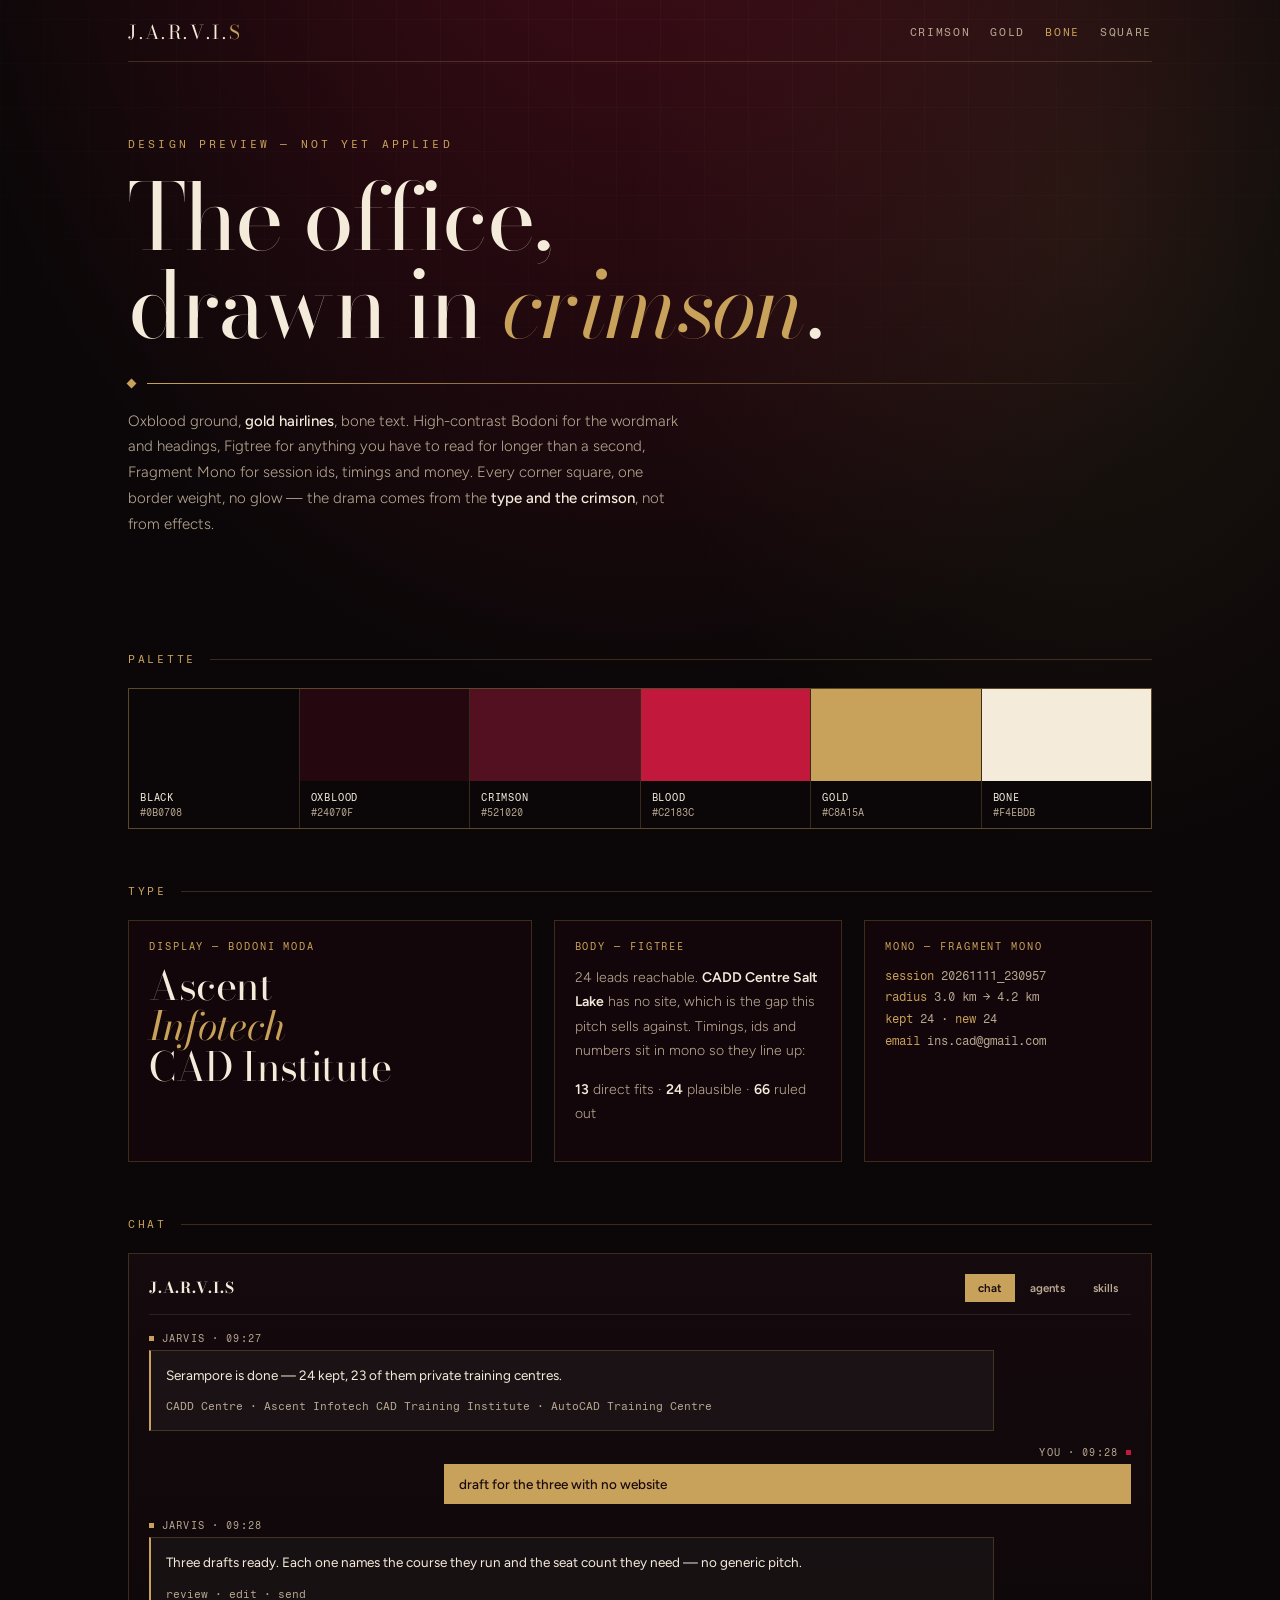
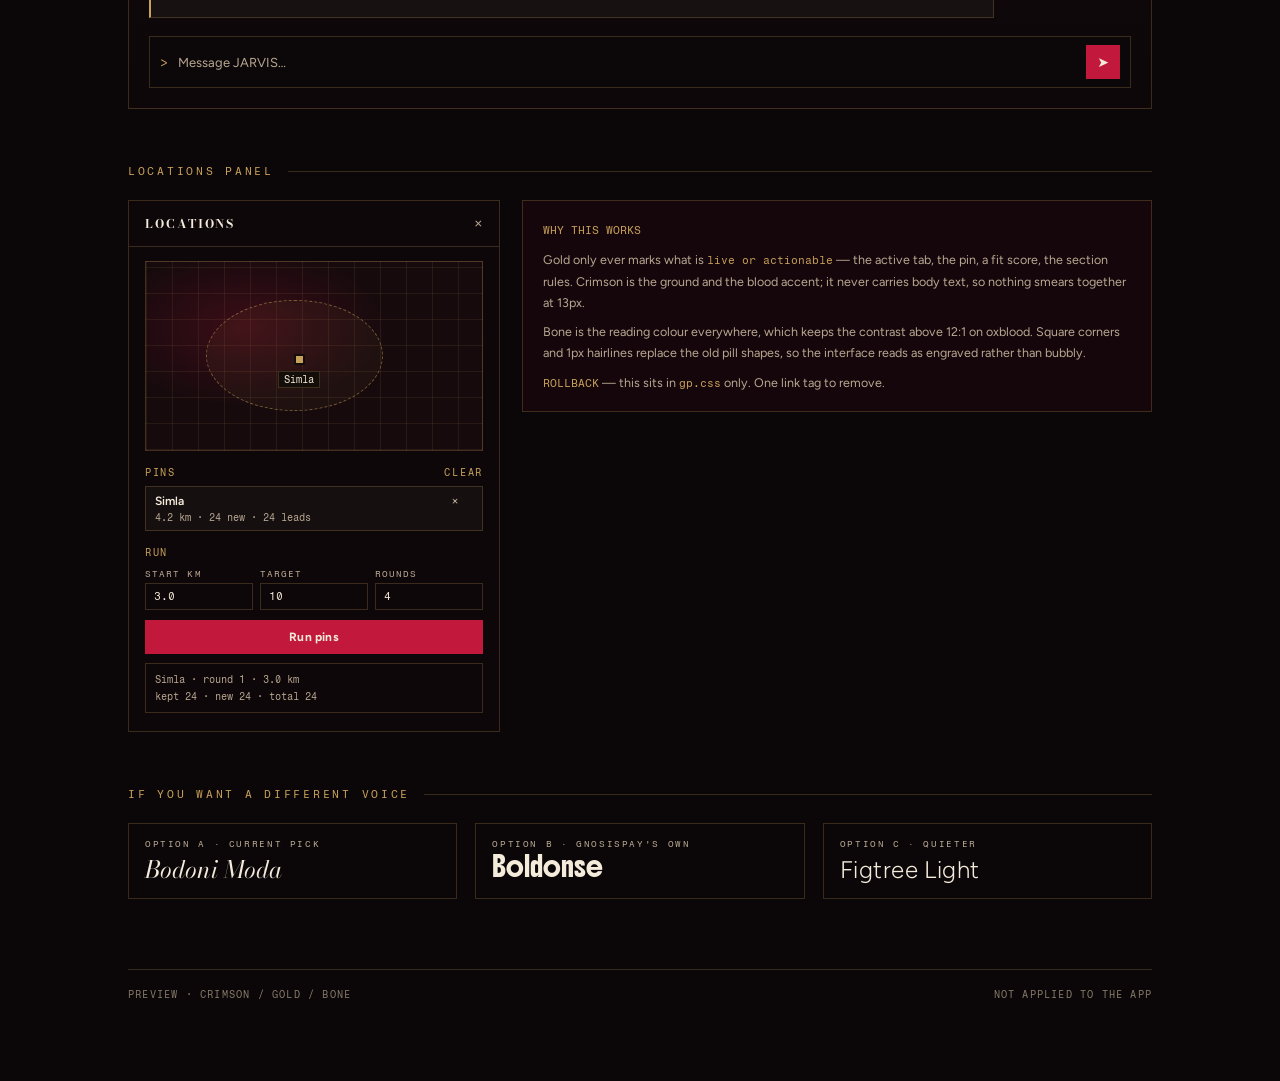
<file: docs/ui/preview-crimson.html>
<!DOCTYPE html>
<html lang="en">
<head>
<meta charset="UTF-8">
<meta name="viewport" content="width=device-width, initial-scale=1.0">
<title>J.A.R.V.I.S — Crimson / Gold / Bone — design preview</title>
<link rel="preconnect" href="https://fonts.googleapis.com">
<link rel="preconnect" href="https://fonts.gstatic.com" crossorigin>
<link href="https://fonts.googleapis.com/css2?family=Bodoni+Moda:ital,opsz,wght@0,6..96,400;0,6..96,600;1,6..96,400&family=Boldonse&family=Figtree:wght@300;400;500;600;700&family=Fragment+Mono&display=swap" rel="stylesheet">
<style>
  :root {
    --black:        #0b0708;
    --black-soft:   #120a0d;
    --crimson-deep: #24070f;
    --crimson:      #521020;
    --crimson-lit:  #8e1730;
    --blood:        #c2183c;
    --gold:         #c8a15a;
    --gold-lit:     #e8cb8e;
    --bone:         #f4ebdb;
    --bone-dim:     #b9a892;
    --hair:         rgba(200, 161, 90, .24);
    --hair-soft:    rgba(244, 235, 219, .10);
    --display: 'Bodoni Moda', Georgia, serif;
    --body: 'Figtree', system-ui, sans-serif;
    --mono: 'Fragment Mono', ui-monospace, monospace;
  }
  * { box-sizing: border-box; border-radius: 0; }
  html, body { margin: 0; background: var(--black); color: var(--bone); font-family: var(--body); }
  body {
    background:
      radial-gradient(90% 55% at 50% -8%, rgba(194, 24, 60, .30), transparent 62%),
      radial-gradient(60% 40% at 85% 8%, rgba(200, 161, 90, .10), transparent 60%),
      var(--black);
    padding-bottom: 80px;
  }
  /* faint engraved grid, the "art" layer */
  body::before {
    content: '';
    position: fixed; inset: 0; pointer-events: none; z-index: 0;
    background-image:
      repeating-linear-gradient(0deg, rgba(244, 235, 219, .028) 0 1px, transparent 1px 44px),
      repeating-linear-gradient(90deg, rgba(244, 235, 219, .028) 0 1px, transparent 1px 44px);
    mask-image: radial-gradient(120% 80% at 50% 0%, #000 0%, transparent 78%);
  }
  .wrap { position: relative; z-index: 1; max-width: 1080px; margin: 0 auto; padding: 0 28px; }

  /* ── top bar ─────────────────────────────────────────── */
  .top {
    display: flex; align-items: center; justify-content: space-between;
    padding: 18px 0 14px;
    border-bottom: 1px solid var(--hair);
  }
  .mark { font-family: var(--display); font-size: 19px; letter-spacing: .14em; }
  .mark i { color: var(--gold); font-style: normal; }
  .top nav { display: flex; gap: 20px; font-family: var(--mono); font-size: 10.5px; letter-spacing: .16em; color: var(--bone-dim); text-transform: uppercase; }
  .top nav b { color: var(--gold); font-weight: 400; }

  /* ── hero ────────────────────────────────────────────── */
  .hero { padding: 76px 0 54px; }
  .kicker {
    font-family: var(--mono); font-size: 10.5px; letter-spacing: .3em;
    text-transform: uppercase; color: var(--gold); margin-bottom: 22px;
  }
  h1 {
    font-family: var(--display); font-weight: 400; font-size: clamp(44px, 7.4vw, 92px);
    line-height: .96; letter-spacing: -.02em; margin: 0 0 6px;
  }
  h1 em { font-style: italic; color: var(--gold); }
  .rule {
    display: flex; align-items: center; gap: 12px; margin: 30px 0 22px;
  }
  .rule span { height: 1px; background: linear-gradient(90deg, var(--gold), rgba(200,161,90,0)); flex: 1; }
  .rule i {
    width: 7px; height: 7px; background: var(--gold); transform: rotate(45deg); display: block;
  }
  .lede { max-width: 560px; font-size: 15px; line-height: 1.72; color: var(--bone-dim); font-weight: 300; }
  .lede b { color: var(--bone); font-weight: 500; }

  /* ── section heads ───────────────────────────────────── */
  .sec { padding: 46px 0 10px; }
  .sec h2 {
    font-family: var(--mono); font-size: 10.5px; letter-spacing: .26em;
    text-transform: uppercase; color: var(--gold); font-weight: 400;
    display: flex; align-items: center; gap: 14px; margin: 0 0 22px;
  }
  .sec h2::after { content: ''; height: 1px; flex: 1; background: var(--hair); }

  /* ── palette ─────────────────────────────────────────── */
  .swatches { display: grid; grid-template-columns: repeat(6, 1fr); gap: 1px; background: var(--hair); border: 1px solid var(--hair); }
  .sw { padding: 0; background: var(--black); }
  .sw i { display: block; height: 92px; }
  .sw div { padding: 10px 11px; }
  .sw b { display: block; font-family: var(--mono); font-size: 10px; letter-spacing: .08em; color: var(--bone); font-weight: 400; }
  .sw span { display: block; font-family: var(--mono); font-size: 9.5px; color: var(--bone-dim); margin-top: 3px; }

  /* ── type ────────────────────────────────────────────── */
  .type { display: grid; grid-template-columns: 1.4fr 1fr 1fr; gap: 22px; }
  .type-card { border: 1px solid var(--hair); padding: 20px; background: rgba(36, 7, 15, .35); }
  .type-card h3 { font-family: var(--mono); font-size: 9.5px; letter-spacing: .2em; text-transform: uppercase; color: var(--gold); font-weight: 400; margin: 0 0 14px; }
  .spec-display { font-family: var(--display); font-size: 40px; line-height: 1.02; letter-spacing: -.01em; }
  .spec-display em { color: var(--gold); font-style: italic; }
  .spec-body { font-size: 14px; line-height: 1.75; color: var(--bone-dim); font-weight: 300; }
  .spec-body b { color: var(--bone); font-weight: 600; }
  .spec-mono { font-family: var(--mono); font-size: 11.5px; line-height: 1.9; color: var(--bone-dim); }
  .spec-mono b { color: var(--gold); font-weight: 400; }

  /* ── chat mock ───────────────────────────────────────── */
  .chat { border: 1px solid var(--hair); background: linear-gradient(180deg, #150a0e, #0d0709); padding: 20px; }
  .chat-head { display: flex; align-items: center; justify-content: space-between; border-bottom: 1px solid var(--hair-soft); padding-bottom: 12px; margin-bottom: 18px; }
  .chat-head b { font-family: var(--display); font-size: 15px; letter-spacing: .06em; }
  .tabs { display: flex; gap: 2px; }
  .tab { font-family: var(--body); font-size: 11.5px; font-weight: 600; padding: 6px 12px; color: var(--bone-dim); border: 1px solid transparent; }
  .tab.on { background: var(--gold); color: #180a0e; border-color: var(--gold); }
  .msg { margin-bottom: 16px; }
  .by { display: flex; align-items: center; gap: 8px; font-family: var(--mono); font-size: 9.5px; letter-spacing: .12em; text-transform: uppercase; color: var(--bone-dim); margin-bottom: 6px; }
  .by::before { content: ''; width: 5px; height: 5px; background: var(--gold); display: block; }
  .by.mine { justify-content: flex-end; }
  .by.mine::before { background: var(--blood); order: 2; }
  .bub {
    border: 1px solid var(--hair); background: rgba(244, 235, 219, .035);
    padding: 13px 15px; font-size: 13.5px; line-height: 1.68; max-width: 86%;
    border-left: 2px solid var(--gold);
  }
  .bub p { margin: 0 0 8px; }
  .bub p:last-child { margin: 0; }
  .bub small { color: var(--bone-dim); font-family: var(--mono); font-size: 11px; }
  .mine-bub {
    margin-left: auto; background: var(--gold); color: #180a0e; border: none;
    font-weight: 500; padding: 12px 15px; font-size: 13.5px; max-width: 70%;
  }
  .composer { display: flex; align-items: center; gap: 10px; margin-top: 18px; border: 1px solid var(--hair); padding: 8px 10px; background: rgba(11, 7, 8, .6); }
  .composer span { font-family: var(--mono); color: var(--gold); font-size: 13px; }
  .composer p { flex: 1; margin: 0; font-size: 13px; color: var(--bone-dim); }
  .send { width: 34px; height: 34px; background: var(--blood); color: var(--bone); display: grid; place-items: center; font-size: 14px; }

  /* ── panel mock ──────────────────────────────────────── */
  .panelrow { display: grid; grid-template-columns: 372px 1fr; gap: 22px; align-items: start; }
  .panel { border: 1px solid var(--hair); background: #0d0709; }
  .phead { display: flex; justify-content: space-between; align-items: center; padding: 13px 16px; border-bottom: 1px solid var(--hair); }
  .phead b { font-family: var(--display); font-size: 12px; letter-spacing: .16em; }
  .phead i { font-style: normal; font-family: var(--mono); color: var(--bone-dim); font-size: 14px; }
  .pbody { padding: 14px 16px 18px; }
  .fake-map {
    position: relative; height: 190px; border: 1px solid var(--hair); overflow: hidden;
    background:
      radial-gradient(60% 60% at 30% 35%, rgba(194, 24, 60, .22), transparent 70%),
      repeating-linear-gradient(0deg, rgba(200, 161, 90, .10) 0 1px, transparent 1px 26px),
      repeating-linear-gradient(90deg, rgba(200, 161, 90, .10) 0 1px, transparent 1px 26px),
      #160a0d;
  }
  .fake-map::after {
    content: ''; position: absolute; left: 18%; top: 20%; width: 52%; height: 58%;
    border: 1px dashed rgba(200, 161, 90, .5); border-radius: 50%;
    background: rgba(200, 161, 90, .05);
  }
  .pin { position: absolute; left: 44%; top: 49%; width: 11px; height: 11px; background: var(--gold); border: 2px solid #0b0708; }
  .pin span {
    position: absolute; top: 15px; left: 50%; transform: translateX(-50%);
    font-family: var(--mono); font-size: 9.5px; background: #0b0708; border: 1px solid var(--hair);
    padding: 2px 5px; white-space: nowrap; color: var(--bone);
  }
  .ph { font-family: var(--mono); font-size: 9.5px; letter-spacing: .18em; text-transform: uppercase; color: var(--gold); margin: 16px 0 8px; display: flex; justify-content: space-between; }
  .row { display: grid; grid-template-columns: 1fr 22px; gap: 4px 6px; border: 1px solid var(--hair); padding: 7px 9px; background: rgba(244, 235, 219, .03); }
  .row b { font-size: 12px; font-weight: 600; }
  .row i { font-style: normal; color: var(--bone-dim); font-size: 13px; line-height: 1; }
  .row small { grid-column: 1 / -1; font-family: var(--mono); font-size: 9.5px; color: var(--bone-dim); }
  .fields { display: grid; grid-template-columns: repeat(3, 1fr); gap: 7px; margin: 10px 0; }
  .f { display: grid; gap: 4px; }
  .f em { font-style: normal; font-family: var(--mono); font-size: 9px; letter-spacing: .12em; text-transform: uppercase; color: var(--bone-dim); }
  .f div { border: 1px solid var(--hair); padding: 6px 8px; font-family: var(--mono); font-size: 11px; }
  .run { width: 100%; padding: 10px; background: var(--blood); color: var(--bone); border: none; font-family: var(--body); font-weight: 700; font-size: 12px; letter-spacing: .02em; }
  .log { margin-top: 9px; border: 1px solid var(--hair); padding: 7px 9px; font-family: var(--mono); font-size: 9.5px; color: var(--bone-dim); line-height: 1.8; }

  .notice { border: 1px solid var(--hair); padding: 18px 20px; background: rgba(36, 7, 15, .4); }
  .notice p { margin: 0 0 8px; font-size: 12.5px; line-height: 1.7; color: var(--bone-dim); }
  .notice p:last-child { margin: 0; }
  .notice b { color: var(--gold); font-weight: 400; font-family: var(--mono); font-size: 11px; }

  .alt { display: flex; gap: 18px; flex-wrap: wrap; margin-top: 14px; }
  .alt div { border: 1px solid var(--hair); padding: 14px 16px; flex: 1 1 220px; }
  .alt h4 { margin: 0 0 8px; font-family: var(--mono); font-size: 9px; letter-spacing: .18em; text-transform: uppercase; color: var(--bone-dim); font-weight: 400; }
  .alt p { margin: 0; font-size: 24px; line-height: 1.1; }
  .alt .a1 { font-family: 'Boldonse', sans-serif; font-size: 19px; }
  .alt .a2 { font-family: var(--display); font-style: italic; }
  .alt .a3 { font-family: var(--body); font-weight: 300; letter-spacing: .02em; }

  footer { margin-top: 60px; border-top: 1px solid var(--hair); padding-top: 18px; font-family: var(--mono); font-size: 10px; letter-spacing: .12em; color: rgba(185, 168, 146, .7); display: flex; justify-content: space-between; }

  @media (max-width: 860px) {
    .swatches { grid-template-columns: repeat(3, 1fr); }
    .type, .panelrow { grid-template-columns: 1fr; }
  }
</style>
</head>
<body>
<div class="wrap">

  <div class="top">
    <div class="mark">J.A.R.V.I.<i>S</i></div>
    <nav><span>crimson</span><span>gold</span><span><b>bone</b></span><span>square</span></nav>
  </div>

  <section class="hero">
    <div class="kicker">Design preview — not yet applied</div>
    <h1>The office,<br>drawn in <em>crimson</em>.</h1>
    <div class="rule"><i></i><span></span></div>
    <p class="lede">Oxblood ground, <b>gold hairlines</b>, bone text. High-contrast Bodoni for the
      wordmark and headings, Figtree for anything you have to read for longer than a second,
      Fragment Mono for session ids, timings and money. Every corner square, one border weight,
      no glow — the drama comes from the <b>type and the crimson</b>, not from effects.</p>
  </section>

  <section class="sec">
    <h2>Palette</h2>
    <div class="swatches">
      <div class="sw"><i style="background:#0b0708"></i><div><b>BLACK</b><span>#0B0708</span></div></div>
      <div class="sw"><i style="background:#24070f"></i><div><b>OXBLOOD</b><span>#24070F</span></div></div>
      <div class="sw"><i style="background:#521020"></i><div><b>CRIMSON</b><span>#521020</span></div></div>
      <div class="sw"><i style="background:#c2183c"></i><div><b>BLOOD</b><span>#C2183C</span></div></div>
      <div class="sw"><i style="background:#c8a15a"></i><div><b>GOLD</b><span>#C8A15A</span></div></div>
      <div class="sw"><i style="background:#f4ebdb"></i><div><b>BONE</b><span>#F4EBDB</span></div></div>
    </div>
  </section>

  <section class="sec">
    <h2>Type</h2>
    <div class="type">
      <div class="type-card">
        <h3>Display — Bodoni Moda</h3>
        <div class="spec-display">Ascent<br><em>Infotech</em><br>CAD Institute</div>
      </div>
      <div class="type-card">
        <h3>Body — Figtree</h3>
        <p class="spec-body">24 leads reachable. <b>CADD Centre Salt Lake</b> has no site, which is
          the gap this pitch sells against. Timings, ids and numbers sit in mono so they line up:</p>
        <p class="spec-body"><b>13</b> direct fits · <b>24</b> plausible · <b>66</b> ruled out</p>
      </div>
      <div class="type-card">
        <h3>Mono — Fragment Mono</h3>
        <div class="spec-mono">
          <b>session</b> 20261111_230957<br>
          <b>radius</b> 3.0 km → 4.2 km<br>
          <b>kept</b> 24 · <b>new</b> 24<br>
          <b>email</b> ins.cad@gmail.com
        </div>
      </div>
    </div>
  </section>

  <section class="sec" id="chat">
    <h2>Chat</h2>
    <div class="chat">
      <div class="chat-head">
        <b>J.A.R.V.I.S</b>
        <div class="tabs">
          <div class="tab on">chat</div><div class="tab">agents</div><div class="tab">skills</div>
        </div>
      </div>
      <div class="msg">
        <div class="by">jarvis · 09:27</div>
        <div class="bub">
          <p>Serampore is done — 24 kept, 23 of them private training centres.</p>
          <p><small>CADD Centre · Ascent Infotech CAD Training Institute · AutoCAD Training Centre</small></p>
        </div>
      </div>
      <div class="msg">
        <div class="by mine">you · 09:28</div>
        <div class="mine-bub">draft for the three with no website</div>
      </div>
      <div class="msg">
        <div class="by">jarvis · 09:28</div>
        <div class="bub">
          <p>Three drafts ready. Each one names the course they run and the seat count they need —
            no generic pitch.</p>
          <p><small>review · edit · send</small></p>
        </div>
      </div>
      <div class="composer"><span>&gt;</span><p>Message JARVIS…</p><div class="send">➤</div></div>
    </div>
  </section>

  <section class="sec" id="panel">
    <h2>Locations panel</h2>
    <div class="panelrow">
      <div class="panel">
        <div class="phead"><b>LOCATIONS</b><i>×</i></div>
        <div class="pbody">
          <div class="fake-map">
            <div class="pin"><span>Simla</span></div>
          </div>
          <div class="ph"><span>Pins</span><span>clear</span></div>
          <div class="row">
            <b>Simla</b><i>×</i>
            <small>4.2 km · 24 new · 24 leads</small>
          </div>
          <div class="ph"><span>Run</span></div>
          <div class="fields">
            <div class="f"><em>start km</em><div>3.0</div></div>
            <div class="f"><em>target</em><div>10</div></div>
            <div class="f"><em>rounds</em><div>4</div></div>
          </div>
          <button class="run">Run pins</button>
          <div class="log">Simla · round 1 · 3.0 km<br>kept 24 · new 24 · total 24</div>
        </div>
      </div>
      <div class="notice">
        <p><b>WHY THIS WORKS</b></p>
        <p>Gold only ever marks what is <b>live or actionable</b> — the active tab, the pin,
          a fit score, the section rules. Crimson is the ground and the blood accent; it never
          carries body text, so nothing smears together at 13px.</p>
        <p>Bone is the reading colour everywhere, which keeps the contrast above 12:1 on
          oxblood. Square corners and 1px hairlines replace the old pill shapes, so the
          interface reads as engraved rather than bubbly.</p>
        <p><b>ROLLBACK</b> — this sits in <b>gp.css</b> only. One link tag to remove.</p>
      </div>
    </div>
  </section>

  <section class="sec">
    <h2>If you want a different voice</h2>
    <div class="alt">
      <div><h4>Option A · current pick</h4><p class="a2">Bodoni Moda</p></div>
      <div><h4>Option B · gnosispay's own</h4><p class="a1">Boldonse</p></div>
      <div><h4>Option C · quieter</h4><p class="a3">Figtree Light</p></div>
    </div>
  </section>

  <footer>
    <span>PREVIEW · CRIMSON / GOLD / BONE</span>
    <span>NOT APPLIED TO THE APP</span>
  </footer>
</div>
</body>
</html>
</file>
